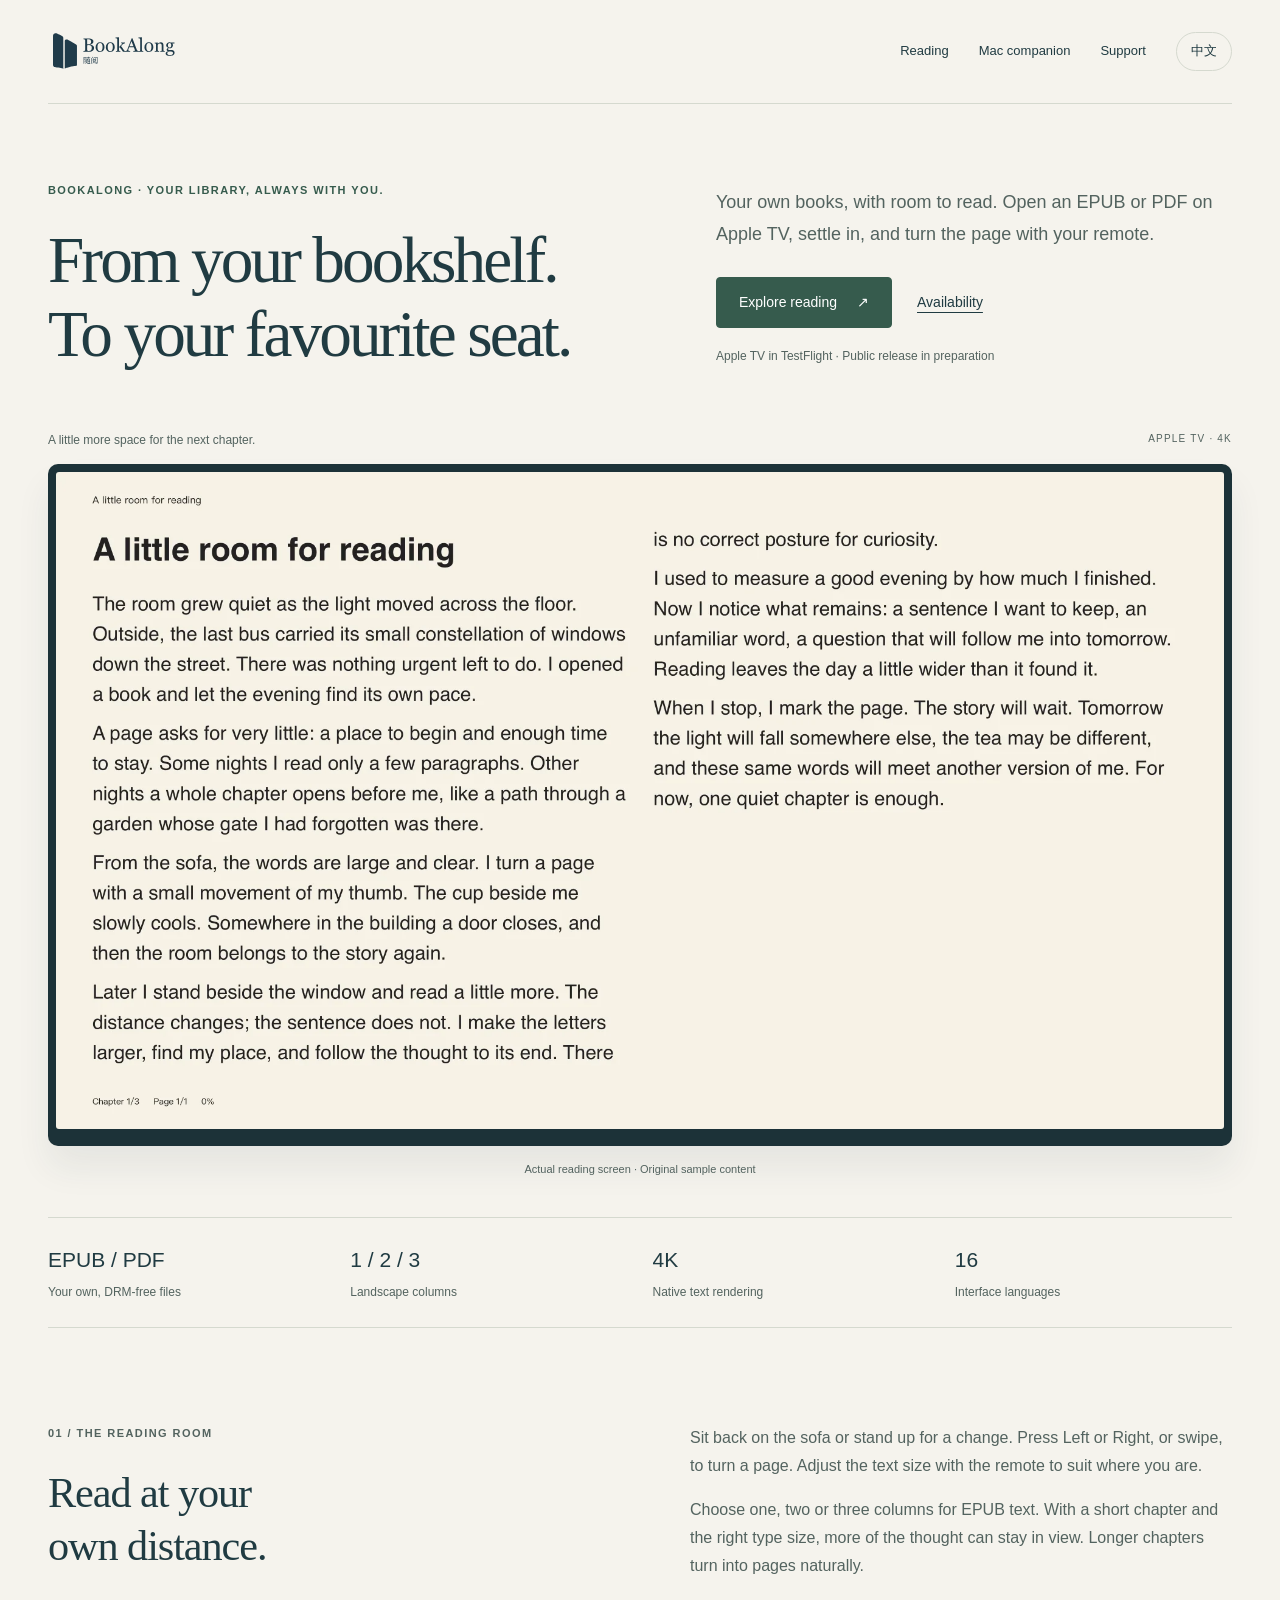
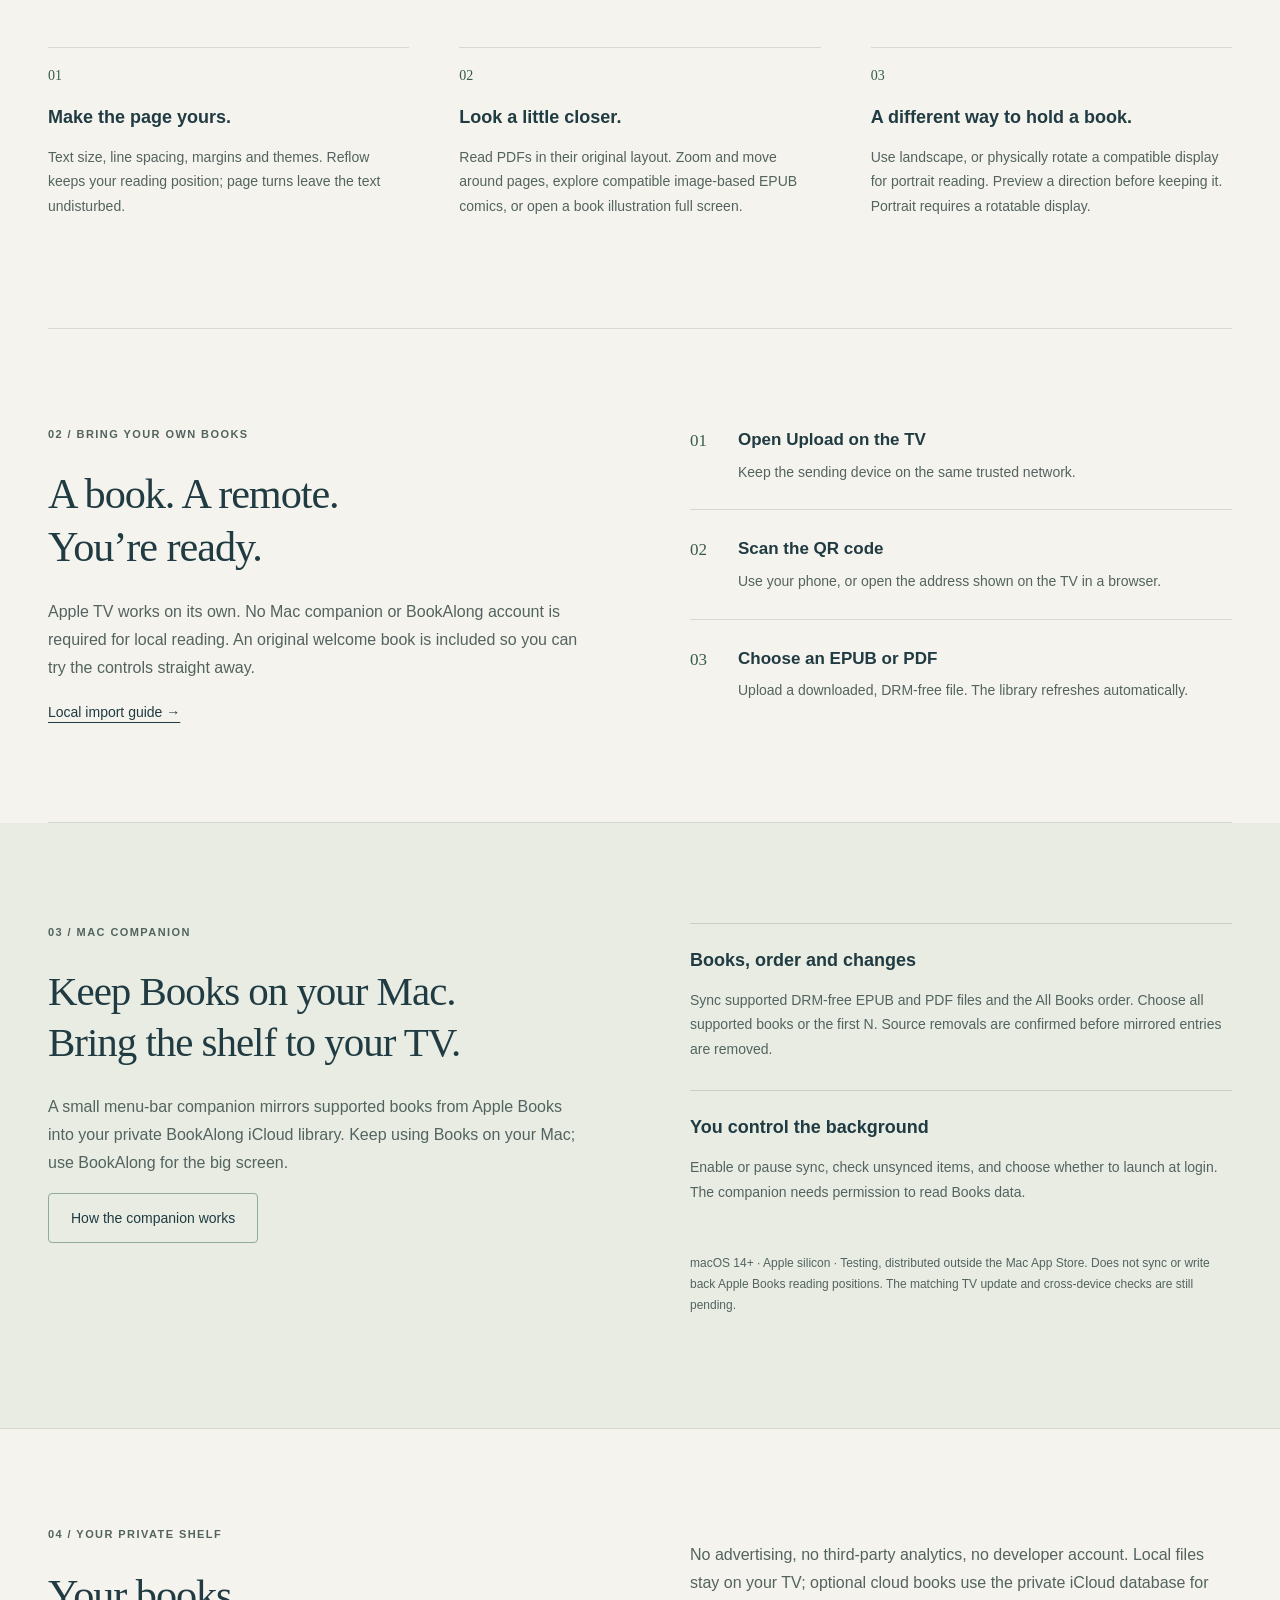
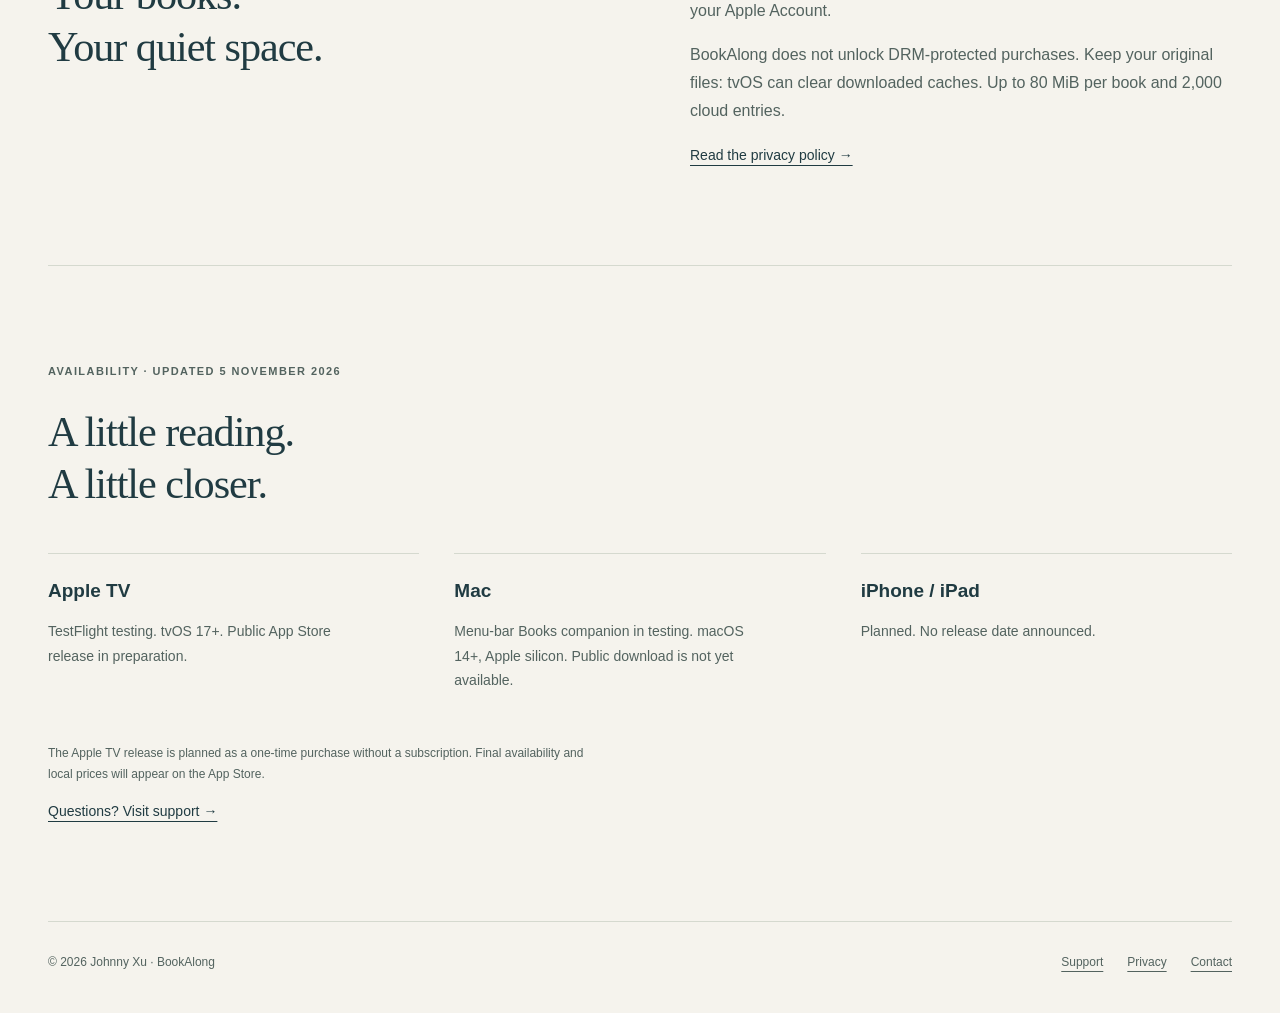
<file: index.html>
<!doctype html>
<html lang="en"><head><meta charset="utf-8"><meta name="viewport" content="width=device-width,initial-scale=1">
<title>BookAlong — Your books, with room to read.</title><meta name="description" content="Read your own EPUB and PDF books on Apple TV. A quiet big-screen reader, with an optional Mac Books companion."><meta name="theme-color" content="#f5f3ed">
<link rel="canonical" href="https://xulq.github.io/tvbooks-site/"><link rel="icon" href="./assets/bookalong-symbol.svg">
<link rel="stylesheet" href="./assets/site.css"><script src="./assets/site.js" defer></script>
<meta property="og:title" content="BookAlong — Your books, with room to read."><meta property="og:description" content="Read your own EPUB and PDF books on Apple TV. A quiet big-screen reader, with an optional Mac Books companion."><meta property="og:type" content="website"><meta property="og:image" content="https://xulq.github.io/tvbooks-site/assets/bookalong-share.png"></head>
<body data-title-en="BookAlong — Your books, with room to read." data-title-zh="BookAlong 随阅 — 从书架，到沙发。"><a class="skip" href="#main"><span data-locale="en" >Skip to content</span><span data-locale="zh" >跳转到正文</span></a>
<header class="header wrap"><a class="brand" href="./"><img src="./assets/bookalong-logo.svg" alt="BookAlong 随阅" width="160" height="47"></a><nav class="nav" aria-label="Main">
<a class="experience-link" href="./#experience"><span data-locale="en" >Reading</span><span data-locale="zh" >阅读体验</span></a><a href="./#mac"><span data-locale="en" >Mac companion</span><span data-locale="zh" >Mac 同步</span></a><a href="./support/"><span data-locale="en" >Support</span><span data-locale="zh" >支持</span></a><button class="language" type="button" data-language-toggle>中文</button></nav></header>
<main id="main"><div class="wrap">
<section class="hero"><div><p class="eyebrow"><span data-locale="en" >BookAlong · Your library, always with you.</span><span data-locale="zh" >BookAlong 随阅 · 你的书库，与你随行。</span></p>
<h1><span data-locale="en" >From your bookshelf.<br>To your favourite seat.</span><span data-locale="zh" >从书架，<br>到沙发。</span></h1></div><div class="hero-copy"><p data-locale="en" class="intro">Your own books, with room to read. Open an EPUB or PDF on Apple TV, settle in, and turn the page with your remote.</p><p data-locale="zh" class="intro">把自己的书，读在更大的屏幕上。<br>在 Apple TV 打开 EPUB 或 PDF，选个舒服的位置，用遥控器慢慢翻页。</p>
<div class="actions"><a class="button" href="#experience"><span data-locale="en" >Explore reading</span><span data-locale="zh" >看看大屏阅读</span> <span aria-hidden="true">↗</span></a><a class="text-link" href="#platforms"><span data-locale="en" >Availability</span><span data-locale="zh" >查看发布进度</span></a></div><p class="fine"><span data-locale="en" >Apple TV in TestFlight · Public release in preparation</span><span data-locale="zh" >Apple TV 正在 TestFlight 测试 · 正式版准备中</span></p></div></section>
<figure class="hero-visual"><div class="image-label"><span data-locale="en" >A little more space for the next chapter.</span><span data-locale="zh" >给下一章，多一点空间。</span><span>APPLE TV · 4K</span></div><div class="reader-frame"><img data-locale="en" src="./assets/bookalong-reader-en.webp" alt="Actual BookAlong two-column reading screen with an original sample chapter" width="1920" height="1080" fetchpriority="high"><img data-locale="zh" src="./assets/bookalong-reader-zh.webp" alt="BookAlong 双栏实际阅读画面，展示原创示例章节" width="1920" height="1080" fetchpriority="high"></div><figcaption><span data-locale="en" >Actual reading screen · Original sample content</span><span data-locale="zh" >实际阅读画面 · 原创示例内容</span></figcaption></figure>
<div class="facts"><div><strong>EPUB / PDF</strong><span data-locale="en" >Your own, DRM-free files</span><span data-locale="zh" >自己的无 DRM 书籍</span></div><div><strong>1 / 2 / 3</strong><span data-locale="en" >Landscape columns</span><span data-locale="zh" >横屏栏数可选</span></div><div><strong>4K</strong><span data-locale="en" >Native text rendering</span><span data-locale="zh" >原生文字渲染</span></div><div><strong>16</strong><span data-locale="en" >Interface languages</span><span data-locale="zh" >种界面语言</span></div></div>
<section class="section" id="experience"><div class="section-head"><div><p class="eyebrow">01 / <span data-locale="en" >The reading room</span><span data-locale="zh" >大屏阅读</span></p><h2><span data-locale="en" >Read at your<br>own distance.</span><span data-locale="zh" >远一点，近一点。<br>都读得自在。</span></h2></div><div><p data-locale="en" >Sit back on the sofa or stand up for a change. Press Left or Right, or swipe, to turn a page. Adjust the text size with the remote to suit where you are.</p><p data-locale="zh" >坐着读，或站起来接着读。轻按左右方向键，或左右滑动，就能翻页。用遥控器调整字号，找到适合观看距离的文字大小。</p><p data-locale="en" >Choose one, two or three columns for EPUB text. With a short chapter and the right type size, more of the thought can stay in view. Longer chapters turn into pages naturally.</p><p data-locale="zh" >EPUB 正文可选一栏、两栏或三栏。长度合适的短章节，用适合的字号可以一屏读完，前后的内容更容易对照；较长章节仍会自然分页。</p></div></div>
<div class="reading-details"><article><span class="number">01</span><h3><span data-locale="en" >Make the page yours.</span><span data-locale="zh" >把页面调成喜欢的样子。</span></h3><p data-locale="en" >Text size, line spacing, margins and themes. Reflow keeps your reading position; page turns leave the text undisturbed.</p><p data-locale="zh" >字号、行距、页边距与主题随你调整。重排保留阅读位置，翻页时不弹出操作提示。</p></article><article><span class="number">02</span><h3><span data-locale="en" >Look a little closer.</span><span data-locale="zh" >图文，都能细看。</span></h3><p data-locale="en" >Read PDFs in their original layout. Zoom and move around pages, explore compatible image-based EPUB comics, or open a book illustration full screen.</p><p data-locale="zh" >PDF 保留原版布局，可缩放和移动；兼容的图片型 EPUB 漫画支持多页阅读，正文插图也能打开全屏细看。</p></article><article><span class="number">03</span><h3><span data-locale="en" >A different way to hold a book.</span><span data-locale="zh" >换个方向，继续读。</span></h3><p data-locale="en" >Use landscape, or physically rotate a compatible display for portrait reading. Preview a direction before keeping it. Portrait requires a rotatable display.</p><p data-locale="zh" >横屏展开阅读，也可物理旋转兼容的显示器，读成一本大号的书。方向切换先预览再确认；竖屏需要可旋转的显示器。</p></article></div></section>
<section class="section split" id="import"><div><p class="eyebrow">02 / <span data-locale="en" >Bring your own books</span><span data-locale="zh" >带上自己的书</span></p><h2><span data-locale="en" >A book. A remote.<br>You’re ready.</span><span data-locale="zh" >一本书，一个遥控器。<br>开始读吧。</span></h2><p data-locale="en" >Apple TV works on its own. No Mac companion or BookAlong account is required for local reading. An original welcome book is included so you can try the controls straight away.</p><p data-locale="zh" >Apple TV 可以独立使用。本地阅读无需 Mac 同步工具，也不必注册随阅账号。内置原创入门书，打开就能试试阅读与遥控器操作。</p><a class="text-link" href="./support/#import"><span data-locale="en" >Local import guide →</span><span data-locale="zh" >查看本地导入说明 →</span></a></div><ol class="steps"><li><strong><span data-locale="en" >Open Upload on the TV</span><span data-locale="zh" >在电视上打开「上传」</span></strong><p data-locale="en" >Keep the sending device on the same trusted network.</p><p data-locale="zh" >让手机或电脑与电视连接同一可信网络。</p></li><li><strong><span data-locale="en" >Scan the QR code</span><span data-locale="zh" >扫码或打开电视网址</span></strong><p data-locale="en" >Use your phone, or open the address shown on the TV in a browser.</p><p data-locale="zh" >用手机扫描二维码，或在浏览器输入电视上显示的地址。</p></li><li><strong><span data-locale="en" >Choose an EPUB or PDF</span><span data-locale="zh" >选择 EPUB 或 PDF</span></strong><p data-locale="en" >Upload a downloaded, DRM-free file. The library refreshes automatically.</p><p data-locale="zh" >上传已下载、无 DRM 的文件，电视书库会自动刷新。</p></li></ol></section>
</div><section class="mac-band" id="mac"><div class="wrap split"><div><p class="eyebrow">03 / <span data-locale="en" >Mac companion</span><span data-locale="zh" >Mac 后台同步</span></p><h2><span data-locale="en" >Keep Books on your Mac.<br>Bring the shelf to your TV.</span><span data-locale="zh" >Books 留在 Mac。<br>书架，来到电视。</span></h2><p data-locale="en" >A small menu-bar companion mirrors supported books from Apple Books into your private BookAlong iCloud library. Keep using Books on your Mac; use BookAlong for the big screen.</p><p data-locale="zh" >一个轻巧的菜单栏工具，把 Apple Books 中支持的书籍同步到随阅私有 iCloud 书库。Mac 上继续使用 Books，大屏上交给随阅。</p><a class="button secondary" href="./support/#mac"><span data-locale="en" >How the companion works</span><span data-locale="zh" >了解同步与权限</span></a></div><div class="mac-notes"><div><h3><span data-locale="en" >Books, order and changes</span><span data-locale="zh" >书籍、顺序与变化</span></h3><p data-locale="en" >Sync supported DRM-free EPUB and PDF files and the All Books order. Choose all supported books or the first N. Source removals are confirmed before mirrored entries are removed.</p><p data-locale="zh" >同步无 DRM EPUB、PDF 与「全部书籍」顺序，可选择全部或前 N 本。来源移除经过确认后，才移除对应的镜像书目。</p></div><div><h3><span data-locale="en" >You control the background</span><span data-locale="zh" >后台运行，由你掌握</span></h3><p data-locale="en" >Enable or pause sync, check unsynced items, and choose whether to launch at login. The companion needs permission to read Books data.</p><p data-locale="zh" >自主开启、暂停同步，查看未同步项，并选择是否登录时启动。工具需要你授权读取 Books 数据。</p></div><p class="fine"><span data-locale="en" >macOS 14+ · Apple silicon · Testing, distributed outside the Mac App Store. Does not sync or write back Apple Books reading positions. The matching TV update and cross-device checks are still pending.</span><span data-locale="zh" >macOS 14 起 · Apple 芯片 · 测试中，采用 Mac App Store 外分发。不同步或写回 Apple Books 阅读进度。配套电视更新与跨设备验证仍待完成。</span></p></div></div></section>
<div class="wrap"><section class="section split" id="privacy"><div><p class="eyebrow">04 / <span data-locale="en" >Your private shelf</span><span data-locale="zh" >自己的私人书库</span></p><h2><span data-locale="en" >Your books.<br>Your quiet space.</span><span data-locale="zh" >自己的书。<br>安静地读。</span></h2></div><div><p data-locale="en" >No advertising, no third-party analytics, no developer account. Local files stay on your TV; optional cloud books use the private iCloud database for your Apple Account.</p><p data-locale="zh" >没有广告、第三方分析或开发者账号。本地书籍保存在电视上；可选云书库使用你 Apple 账户对应的 iCloud 私有数据库。</p><p data-locale="en" >BookAlong does not unlock DRM-protected purchases. Keep your original files: tvOS can clear downloaded caches. Up to 80 MiB per book and 2,000 cloud entries.</p><p data-locale="zh" >随阅不解锁 DRM 购书。请保留原文件：tvOS 可能清理已下载的缓存。单本上限 80 MiB，云书目上限 2,000 本。</p><a class="text-link" href="./privacy/"><span data-locale="en" >Read the privacy policy →</span><span data-locale="zh" >阅读隐私政策 →</span></a></div></section>
<section class="section availability" id="platforms"><p class="eyebrow"><span data-locale="en" >Availability · Updated 5 November 2026</span><span data-locale="zh" >发布进度 · 2026 年 11 月 5 日更新</span></p><h2><span data-locale="en" >A little reading.<br>A little closer.</span><span data-locale="zh" >下一页，<br>离你更近。</span></h2><dl class="platform-list"><div><dt>Apple TV</dt><dd><span data-locale="en" >TestFlight testing. tvOS 17+. Public App Store release in preparation.</span><span data-locale="zh" >TestFlight 测试中。支持 tvOS 17 起，正在准备 App Store 正式版。</span></dd></div><div><dt>Mac</dt><dd><span data-locale="en" >Menu-bar Books companion in testing. macOS 14+, Apple silicon. Public download is not yet available.</span><span data-locale="zh" >Books 菜单栏同步工具测试中。macOS 14 起、Apple 芯片。尚未提供公开下载。</span></dd></div><div><dt>iPhone / iPad</dt><dd><span data-locale="en" >Planned. No release date announced.</span><span data-locale="zh" >规划中，尚未公布发布日期。</span></dd></div></dl><p class="fine"><span data-locale="en" >The Apple TV release is planned as a one-time purchase without a subscription. Final availability and local prices will appear on the App Store.</span><span data-locale="zh" >Apple TV 正式版计划一次买断，无订阅。最终销售范围与当地价格以上架后的 App Store 为准。</span></p><a class="text-link" href="./support/"><span data-locale="en" >Questions? Visit support →</span><span data-locale="zh" >使用说明与常见问题 →</span></a></section></div></main>
<footer class="footer wrap"><div>© 2026 Johnny Xu · BookAlong</div><nav><a href="./support/"><span data-locale="en" >Support</span><span data-locale="zh" >使用支持</span></a><a href="./privacy/"><span data-locale="en" >Privacy</span><span data-locale="zh" >隐私政策</span></a><a href="mailto:xiaoqiang.xlq@gmail.com"><span data-locale="en" >Contact</span><span data-locale="zh" >联系我们</span></a></nav></footer></body></html>
</file>
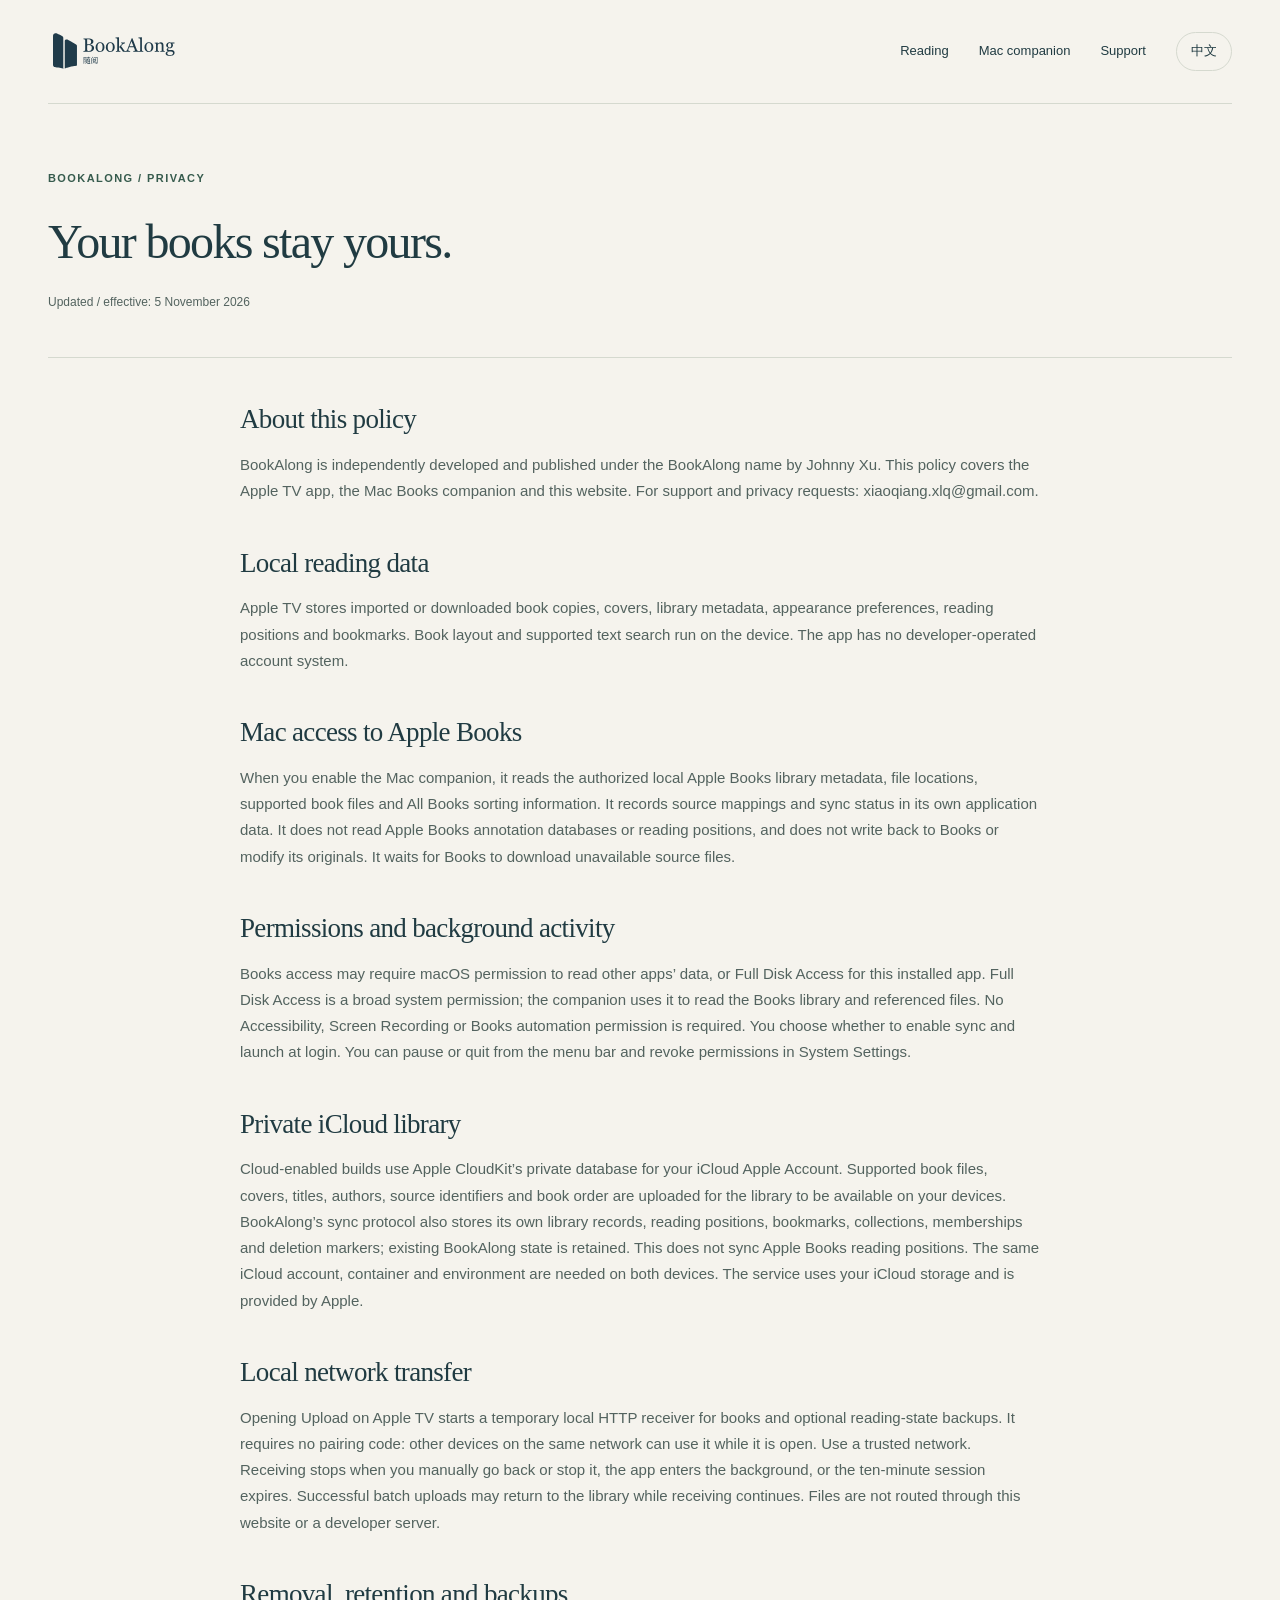
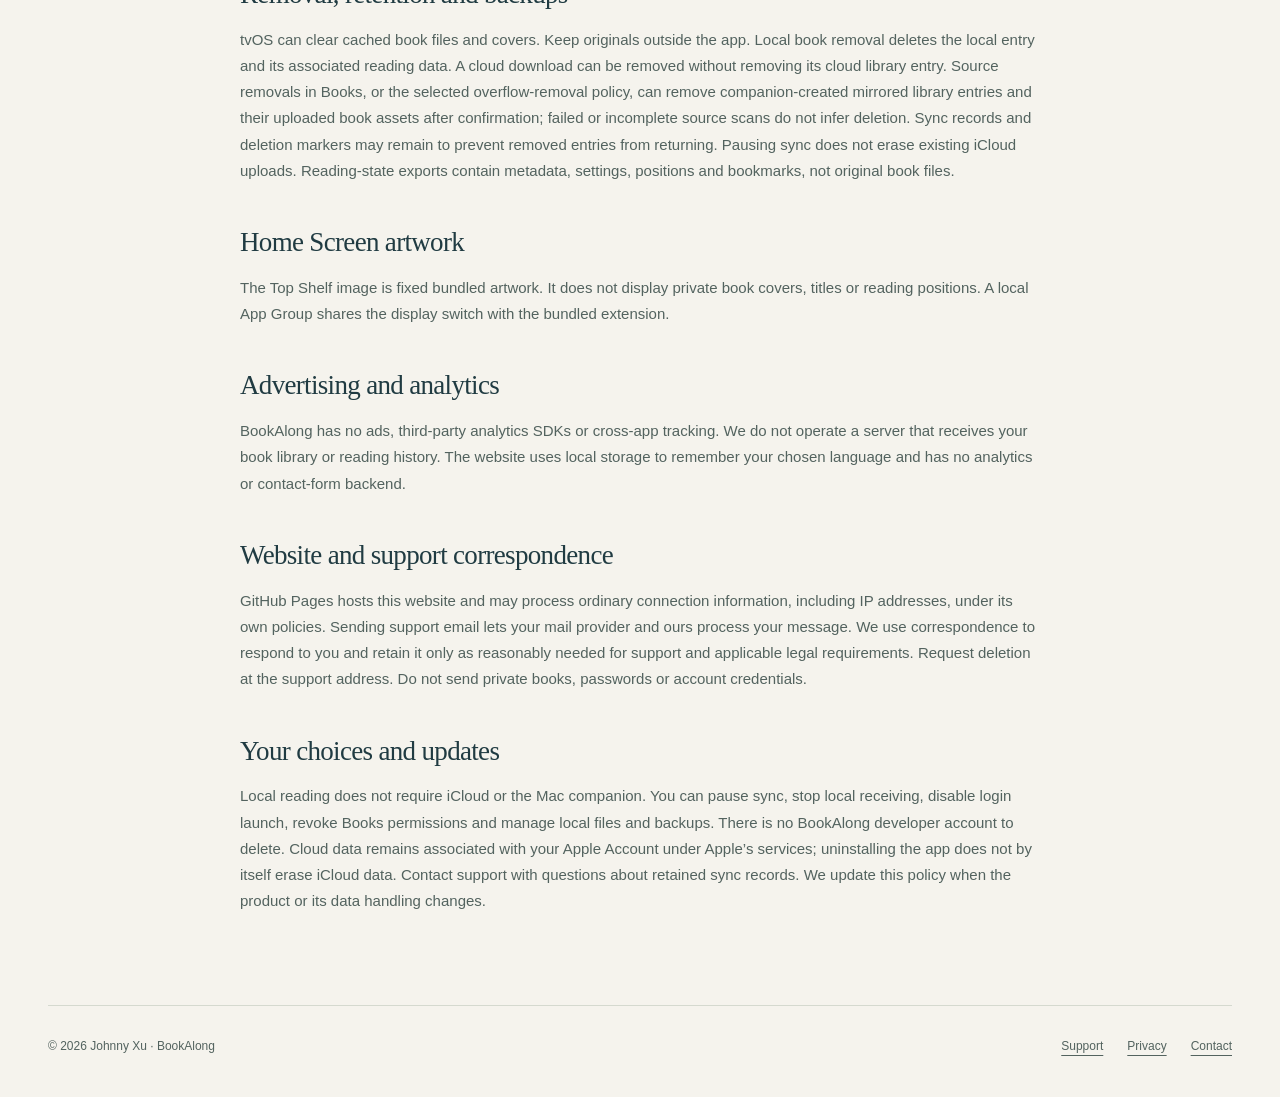
<file: privacy/index.html>
<!doctype html>
<html lang="en"><head><meta charset="utf-8"><meta name="viewport" content="width=device-width,initial-scale=1">
<title>BookAlong Privacy Policy</title><meta name="description" content="How BookAlong handles local books, Apple Books access, private iCloud sync and support requests."><meta name="theme-color" content="#f5f3ed">
<link rel="canonical" href="https://xulq.github.io/tvbooks-site/privacy/"><link rel="icon" href="../assets/bookalong-symbol.svg">
<link rel="stylesheet" href="../assets/site.css"><script src="../assets/site.js" defer></script>
<meta property="og:title" content="BookAlong Privacy Policy"><meta property="og:description" content="How BookAlong handles local books, Apple Books access, private iCloud sync and support requests."><meta property="og:type" content="website"><meta property="og:image" content="https://xulq.github.io/tvbooks-site/assets/bookalong-share.png"></head>
<body data-title-en="BookAlong Privacy Policy" data-title-zh="随阅 隐私政策"><a class="skip" href="#main"><span data-locale="en" >Skip to content</span><span data-locale="zh" >跳转到正文</span></a>
<header class="header wrap"><a class="brand" href="../"><img src="../assets/bookalong-logo.svg" alt="BookAlong 随阅" width="160" height="47"></a><nav class="nav" aria-label="Main">
<a class="experience-link" href="../#experience"><span data-locale="en" >Reading</span><span data-locale="zh" >阅读体验</span></a><a href="../#mac"><span data-locale="en" >Mac companion</span><span data-locale="zh" >Mac 同步</span></a><a href="../support/"><span data-locale="en" >Support</span><span data-locale="zh" >支持</span></a><button class="language" type="button" data-language-toggle>中文</button></nav></header>
<main id="main" class="wrap"><div class="page-title"><p class="eyebrow">BookAlong / <span data-locale="en" >Privacy</span><span data-locale="zh" >隐私政策</span></p><h1><span data-locale="en" >Your books stay yours.</span><span data-locale="zh" >你的书，留在自己的阅读空间。</span></h1><p class="fine"><span data-locale="en" >Updated / effective: 5 November 2026</span><span data-locale="zh" >更新／生效日期：2026 年 11 月 5 日</span></p></div><article class="document"><h2><span data-locale="en" >About this policy</span><span data-locale="zh" >关于本政策</span></h2><p data-locale="en" >BookAlong is independently developed and published under the BookAlong name by Johnny Xu. This policy covers the Apple TV app, the Mac Books companion and this website. For support and privacy requests: xiaoqiang.xlq@gmail.com.</p><p data-locale="zh" >BookAlong（随阅）是 Johnny Xu 独立开发的产品。本政策适用于 Apple TV 应用、Mac Books 同步工具及本网站。支持与隐私联系：xiaoqiang.xlq@gmail.com。</p><h2><span data-locale="en" >Local reading data</span><span data-locale="zh" >本地阅读数据</span></h2><p data-locale="en" >Apple TV stores imported or downloaded book copies, covers, library metadata, appearance preferences, reading positions and bookmarks. Book layout and supported text search run on the device. The app has no developer-operated account system.</p><p data-locale="zh" >Apple TV 保存导入或下载的原书副本、封面、书目、外观偏好、阅读位置与书签。排版及支持的文字搜索在设备上完成。应用没有开发者运营的账号系统。</p><h2><span data-locale="en" >Mac access to Apple Books</span><span data-locale="zh" >Mac 读取 Apple Books</span></h2><p data-locale="en" >When you enable the Mac companion, it reads the authorized local Apple Books library metadata, file locations, supported book files and All Books sorting information. It records source mappings and sync status in its own application data. It does not read Apple Books annotation databases or reading positions, and does not write back to Books or modify its originals. It waits for Books to download unavailable source files.</p><p data-locale="zh" >开启 Mac 同步工具后，它会读取你授权的本机 Apple Books 书目、文件位置、支持的原书文件及「全部书籍」排序信息，在自己的应用数据中保存来源映射与同步状态。它不读取 Books 批注数据库或阅读位置，不回写 Books，也不修改来源原书。来源尚未下载时会等待 Books 下载。</p><h2><span data-locale="en" >Permissions and background activity</span><span data-locale="zh" >权限与后台运行</span></h2><p data-locale="en" >Books access may require macOS permission to read other apps’ data, or Full Disk Access for this installed app. Full Disk Access is a broad system permission; the companion uses it to read the Books library and referenced files. No Accessibility, Screen Recording or Books automation permission is required. You choose whether to enable sync and launch at login. You can pause or quit from the menu bar and revoke permissions in System Settings.</p><p data-locale="zh" >读取 Books 可能需要 macOS 的其他应用数据访问授权，或为这个已安装的应用开启完全磁盘访问权限。完全磁盘访问是系统较广权限；工具实际用于读取 Books 书库及其引用的文件。不需要辅助功能、屏幕录制或自动化控制 Books 的权限。同步及登录时启动由你主动开启，可从菜单栏暂停或退出，也可在系统设置撤销权限。</p><h2><span data-locale="en" >Private iCloud library</span><span data-locale="zh" >私有 iCloud 书库</span></h2><p data-locale="en" >Cloud-enabled builds use Apple CloudKit’s private database for your iCloud Apple Account. Supported book files, covers, titles, authors, source identifiers and book order are uploaded for the library to be available on your devices. BookAlong’s sync protocol also stores its own library records, reading positions, bookmarks, collections, memberships and deletion markers; existing BookAlong state is retained. This does not sync Apple Books reading positions. The same iCloud account, container and environment are needed on both devices. The service uses your iCloud storage and is provided by Apple.</p><p data-locale="zh" >启用云功能的构建使用你 iCloud Apple 账户对应的 Apple CloudKit 私有数据库。支持的原书、封面、书名、作者、来源标识与书籍顺序会上传，供自己的其他设备使用。随阅同步协议也保存自身的书目、阅读位置、书签、集合、成员关系与删除标记；已有随阅状态予以保留。这不包含 Apple Books 阅读位置同步。两端需使用同一 iCloud 账号、容器与环境。该服务由 Apple 提供，并使用你的 iCloud 存储空间。</p><h2><span data-locale="en" >Local network transfer</span><span data-locale="zh" >局域网文件传输</span></h2><p data-locale="en" >Opening Upload on Apple TV starts a temporary local HTTP receiver for books and optional reading-state backups. It requires no pairing code: other devices on the same network can use it while it is open. Use a trusted network. Receiving stops when you manually go back or stop it, the app enters the background, or the ten-minute session expires. Successful batch uploads may return to the library while receiving continues. Files are not routed through this website or a developer server.</p><p data-locale="zh" >在 Apple TV 打开「上传」会启动临时本地 HTTP 接收器，用于书籍及可选阅读状态备份。无需配对码，开启时同一网络的其他设备可以使用，请仅在可信网络使用。手动返回或停止、应用进入后台，或十分钟会话到期会关闭接收。批量上传成功自动回到书库时，接收仍可能继续。文件不经本网站或开发者服务器中转。</p><h2><span data-locale="en" >Removal, retention and backups</span><span data-locale="zh" >移除、保留与备份</span></h2><p data-locale="en" >tvOS can clear cached book files and covers. Keep originals outside the app. Local book removal deletes the local entry and its associated reading data. A cloud download can be removed without removing its cloud library entry. Source removals in Books, or the selected overflow-removal policy, can remove companion-created mirrored library entries and their uploaded book assets after confirmation; failed or incomplete source scans do not infer deletion. Sync records and deletion markers may remain to prevent removed entries from returning. Pausing sync does not erase existing iCloud uploads. Reading-state exports contain metadata, settings, positions and bookmarks, not original book files.</p><p data-locale="zh" >tvOS 可能清理原书与封面缓存，请在应用外保留原文件。移除本地书籍会删除本地书目及相关阅读状态。云书籍可仅移除下载，保留云书目。从 Books 移除来源，或选择超范围移除策略后，可能在确认后移除工具创建的镜像书目及上传的原书资产；扫描失败或不完整时不推断删除。同步记录和删除标记可能继续保留，以防已删除书目重新出现。暂停同步不会擦除既有 iCloud 上传。阅读状态导出包含书目、设置、位置与书签，不含原书。</p><h2><span data-locale="en" >Home Screen artwork</span><span data-locale="zh" >主屏幕书架</span></h2><p data-locale="en" >The Top Shelf image is fixed bundled artwork. It does not display private book covers, titles or reading positions. A local App Group shares the display switch with the bundled extension.</p><p data-locale="zh" >Top Shelf 书架为内置固定图片，不显示私人封面、书名或阅读位置。本地 App Group 仅向自身扩展共享显示开关。</p><h2><span data-locale="en" >Advertising and analytics</span><span data-locale="zh" >广告与分析</span></h2><p data-locale="en" >BookAlong has no ads, third-party analytics SDKs or cross-app tracking. We do not operate a server that receives your book library or reading history. The website uses local storage to remember your chosen language and has no analytics or contact-form backend.</p><p data-locale="zh" >随阅没有广告、第三方分析 SDK 或跨应用追踪。我们不运营接收你书库或阅读历史的服务器。本网站使用浏览器本地存储记住语言选择，没有分析脚本或联系表单后台。</p><h2><span data-locale="en" >Website and support correspondence</span><span data-locale="zh" >网站与支持邮件</span></h2><p data-locale="en" >GitHub Pages hosts this website and may process ordinary connection information, including IP addresses, under its own policies. Sending support email lets your mail provider and ours process your message. We use correspondence to respond to you and retain it only as reasonably needed for support and applicable legal requirements. Request deletion at the support address. Do not send private books, passwords or account credentials.</p><p data-locale="zh" >本网站由 GitHub Pages 托管，托管方可能按其政策处理 IP 地址等普通连接信息。发送支持邮件时，双方邮箱服务商会处理邮件。我们仅用来回复并在合理必要的支持期间及适用法律要求下保留。可通过支持邮箱请求删除。请勿发送私人书籍、密码或账号凭据。</p><h2><span data-locale="en" >Your choices and updates</span><span data-locale="zh" >你的选择与政策更新</span></h2><p data-locale="en" >Local reading does not require iCloud or the Mac companion. You can pause sync, stop local receiving, disable login launch, revoke Books permissions and manage local files and backups. There is no BookAlong developer account to delete. Cloud data remains associated with your Apple Account under Apple’s services; uninstalling the app does not by itself erase iCloud data. Contact support with questions about retained sync records. We update this policy when the product or its data handling changes.</p><p data-locale="zh" >本地阅读无需 iCloud 或 Mac 工具。你可暂停同步、停止本地接收、关闭登录启动、撤销 Books 权限，以及管理本地文件与备份。没有需要注销的随阅开发者账号。云数据仍关联 Apple 服务下的你的 Apple 账户，卸载应用本身不等于擦除 iCloud 数据。对保留同步记录有疑问可联系支持。产品或数据处理变化时会更新本政策。</p></article></main>
<footer class="footer wrap"><div>© 2026 Johnny Xu · BookAlong</div><nav><a href="../support/"><span data-locale="en" >Support</span><span data-locale="zh" >使用支持</span></a><a href="../privacy/"><span data-locale="en" >Privacy</span><span data-locale="zh" >隐私政策</span></a><a href="mailto:xiaoqiang.xlq@gmail.com"><span data-locale="en" >Contact</span><span data-locale="zh" >联系我们</span></a></nav></footer></body></html>
</file>
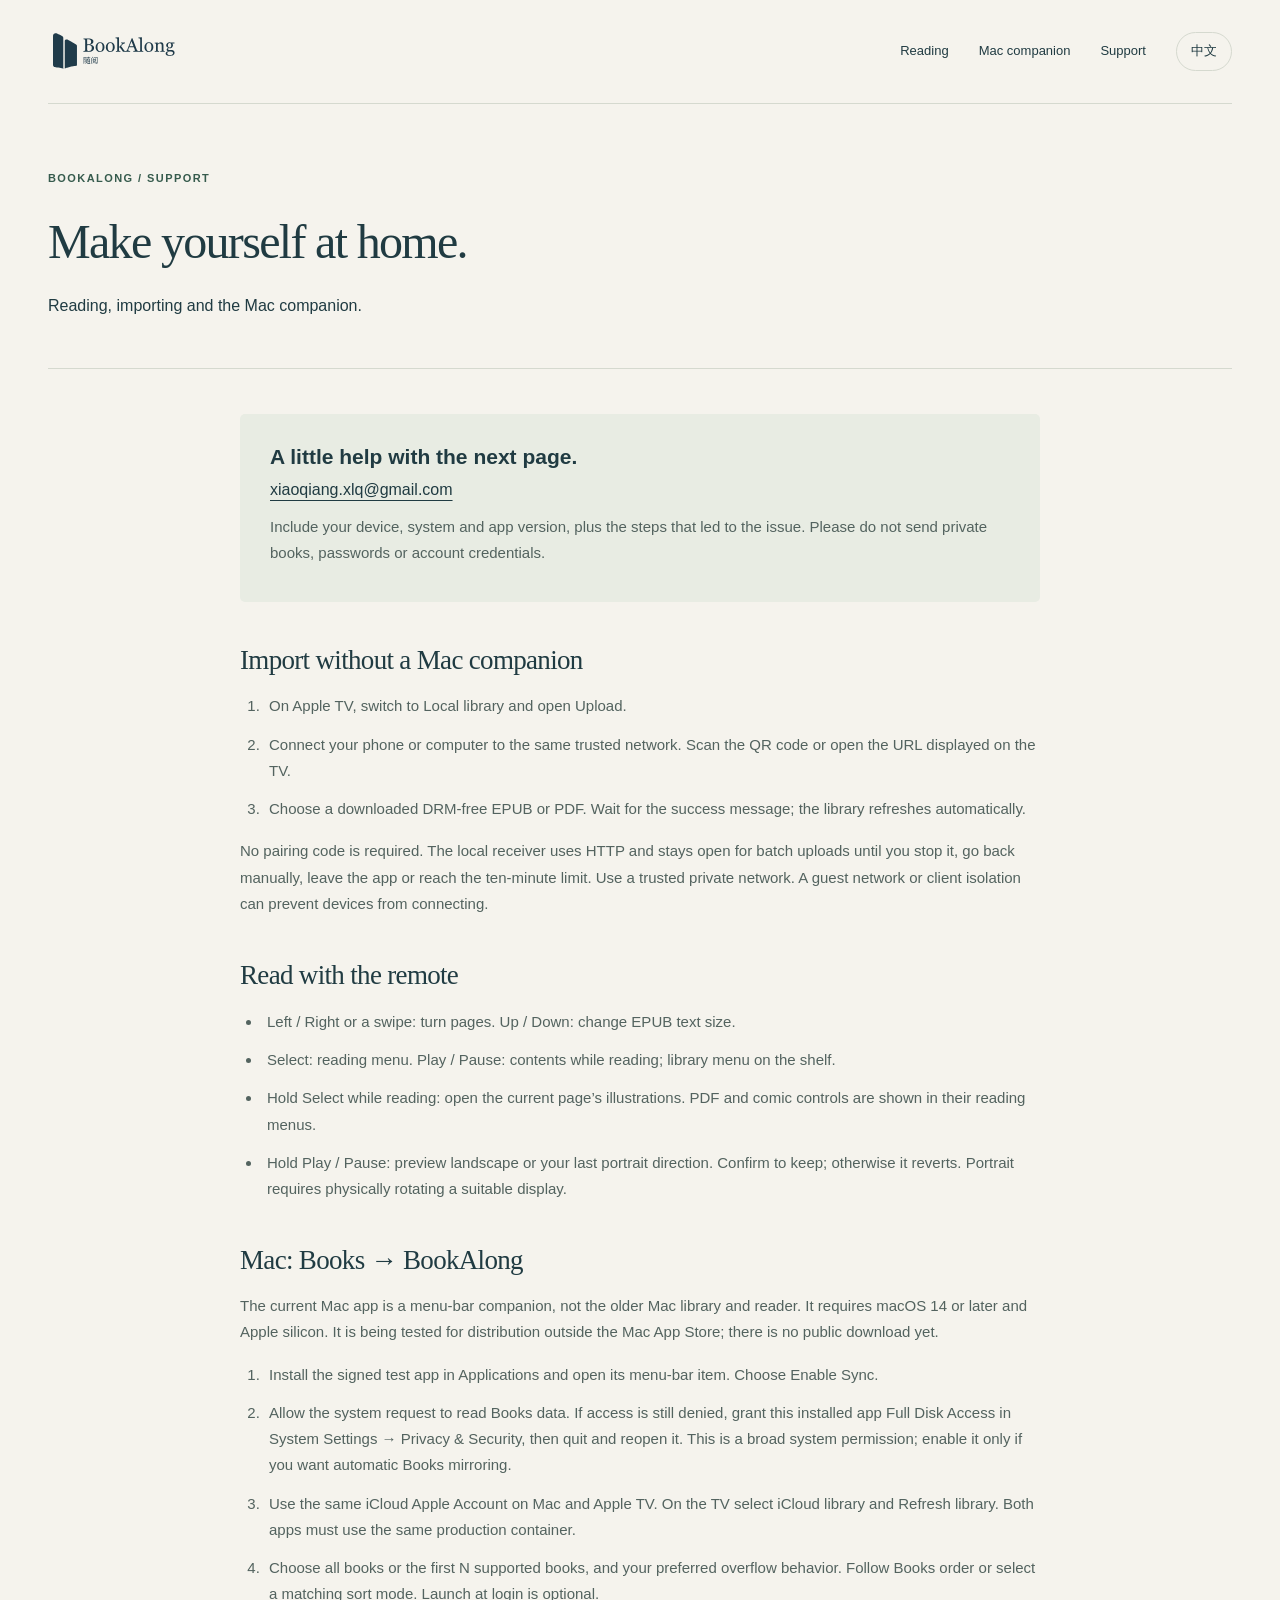
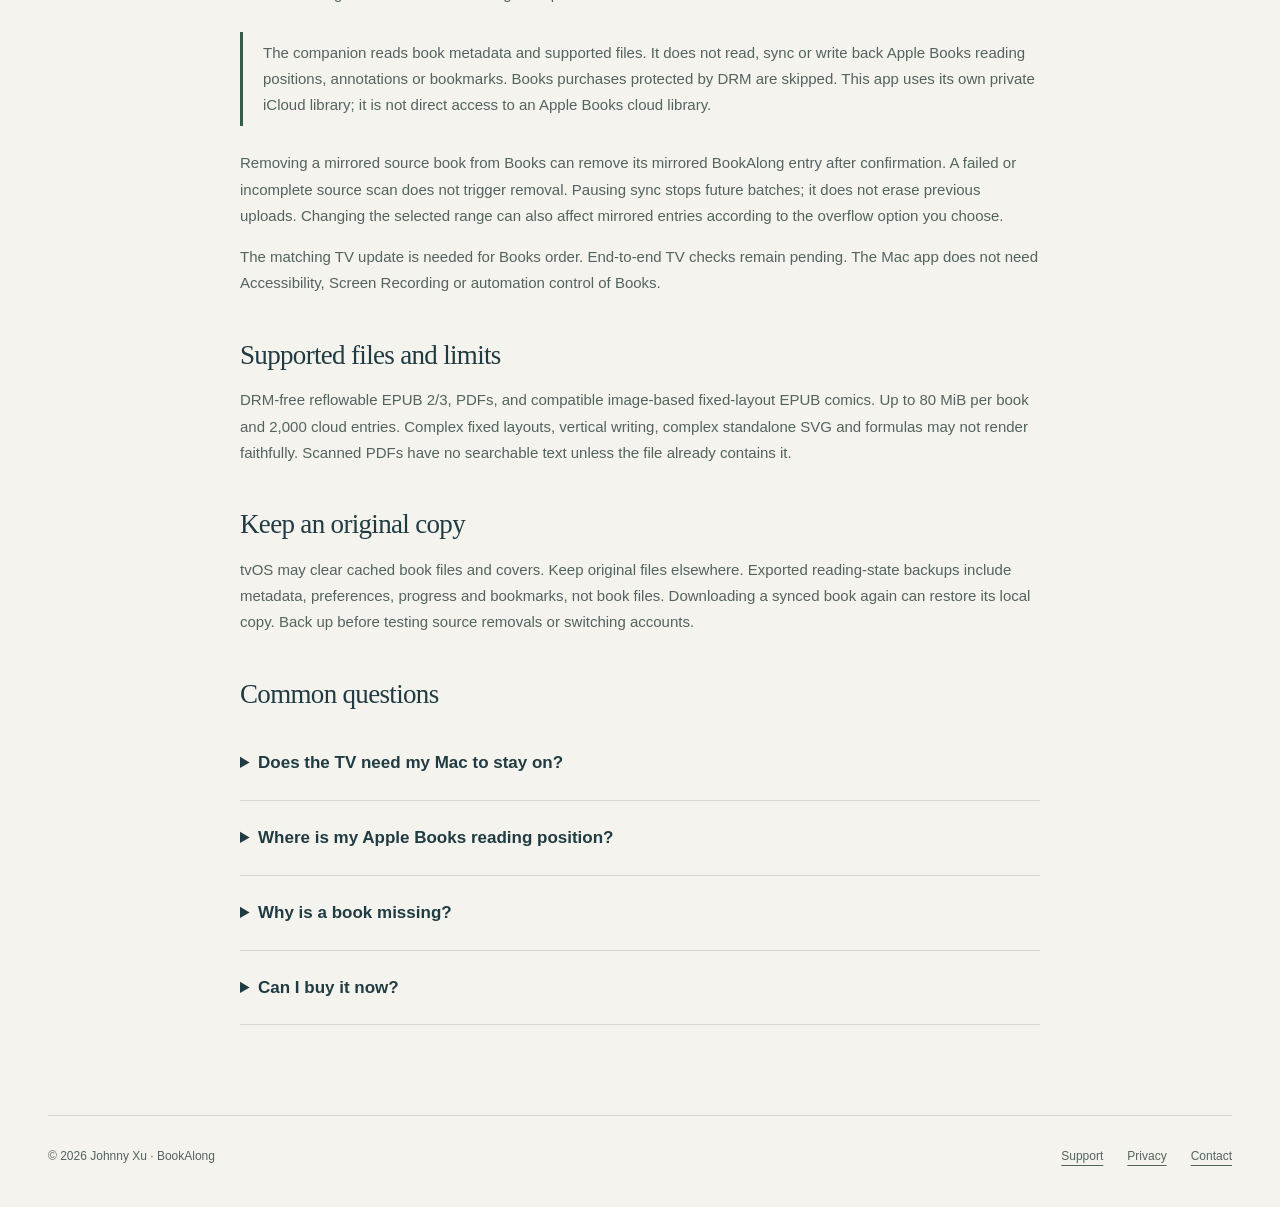
<file: support/index.html>
<!doctype html>
<html lang="en"><head><meta charset="utf-8"><meta name="viewport" content="width=device-width,initial-scale=1">
<title>BookAlong Support</title><meta name="description" content="Help with Apple TV reading, EPUB and PDF import, and the Mac Books sync companion."><meta name="theme-color" content="#f5f3ed">
<link rel="canonical" href="https://xulq.github.io/tvbooks-site/support/"><link rel="icon" href="../assets/bookalong-symbol.svg">
<link rel="stylesheet" href="../assets/site.css"><script src="../assets/site.js" defer></script>
<meta property="og:title" content="BookAlong Support"><meta property="og:description" content="Help with Apple TV reading, EPUB and PDF import, and the Mac Books sync companion."><meta property="og:type" content="website"><meta property="og:image" content="https://xulq.github.io/tvbooks-site/assets/bookalong-share.png"></head>
<body data-title-en="BookAlong Support" data-title-zh="随阅 使用支持"><a class="skip" href="#main"><span data-locale="en" >Skip to content</span><span data-locale="zh" >跳转到正文</span></a>
<header class="header wrap"><a class="brand" href="../"><img src="../assets/bookalong-logo.svg" alt="BookAlong 随阅" width="160" height="47"></a><nav class="nav" aria-label="Main">
<a class="experience-link" href="../#experience"><span data-locale="en" >Reading</span><span data-locale="zh" >阅读体验</span></a><a href="../#mac"><span data-locale="en" >Mac companion</span><span data-locale="zh" >Mac 同步</span></a><a href="../support/"><span data-locale="en" >Support</span><span data-locale="zh" >支持</span></a><button class="language" type="button" data-language-toggle>中文</button></nav></header>
<main id="main" class="wrap"><div class="page-title"><p class="eyebrow">BookAlong / <span data-locale="en" >Support</span><span data-locale="zh" >使用支持</span></p><h1><span data-locale="en" >Make yourself at home.</span><span data-locale="zh" >把这里，读成自己的书房。</span></h1><p data-locale="en" >Reading, importing and the Mac companion.</p><p data-locale="zh" >阅读、本地导入与 Mac 同步工具。</p></div><article class="document"><div class="contact-box"><strong><span data-locale="en" >A little help with the next page.</span><span data-locale="zh" >遇到问题，写信给我们。</span></strong><a href="mailto:xiaoqiang.xlq@gmail.com">xiaoqiang.xlq@gmail.com</a><p data-locale="en" >Include your device, system and app version, plus the steps that led to the issue. Please do not send private books, passwords or account credentials.</p><p data-locale="zh" >请附上设备、系统和应用版本，以及复现步骤。不要发送私人书籍、密码或账号凭据。</p></div>
<h2 id="import"><span data-locale="en" >Import without a Mac companion</span><span data-locale="zh" >无需 Mac 工具，本地导入</span></h2><ol><li><span data-locale="en" >On Apple TV, switch to Local library and open Upload.</span><span data-locale="zh" >在 Apple TV 切到「本地书库」，打开「上传」。</span></li><li><span data-locale="en" >Connect your phone or computer to the same trusted network. Scan the QR code or open the URL displayed on the TV.</span><span data-locale="zh" >手机或电脑连接同一可信网络，扫描电视二维码或打开电视显示的网址。</span></li><li><span data-locale="en" >Choose a downloaded DRM-free EPUB or PDF. Wait for the success message; the library refreshes automatically.</span><span data-locale="zh" >选择已下载、无 DRM 的 EPUB 或 PDF；上传成功后书库自动刷新。</span></li></ol><p data-locale="en" >No pairing code is required. The local receiver uses HTTP and stays open for batch uploads until you stop it, go back manually, leave the app or reach the ten-minute limit. Use a trusted private network. A guest network or client isolation can prevent devices from connecting.</p><p data-locale="zh" >无需配对码。局域网接收使用 HTTP；批量上传期间持续开启，直到手动停止或返回、应用退到后台，或十分钟会话到期。请使用可信私人网络。访客网络或设备隔离可能阻止连接。</p>
<h2 id="remote"><span data-locale="en" >Read with the remote</span><span data-locale="zh" >用遥控器阅读</span></h2><ul><li><span data-locale="en" >Left / Right or a swipe: turn pages. Up / Down: change EPUB text size.</span><span data-locale="zh" >左右方向键或左右滑动：翻页。上下方向键：调整 EPUB 字号。</span></li><li><span data-locale="en" >Select: reading menu. Play / Pause: contents while reading; library menu on the shelf.</span><span data-locale="zh" >中心键：阅读菜单。播放／暂停：阅读时打开目录，书库中打开书库菜单。</span></li><li><span data-locale="en" >Hold Select while reading: open the current page’s illustrations. PDF and comic controls are shown in their reading menus.</span><span data-locale="zh" >阅读时长按中心键：查看本页图片。PDF 和漫画的操作见各自阅读菜单。</span></li><li><span data-locale="en" >Hold Play / Pause: preview landscape or your last portrait direction. Confirm to keep; otherwise it reverts. Portrait requires physically rotating a suitable display.</span><span data-locale="zh" >长按播放／暂停：预览横屏与上次竖屏方向，确认后保留，否则自动恢复。竖屏需物理旋转兼容显示器。</span></li></ul>
<h2 id="mac"><span data-locale="en" >Mac: Books → BookAlong</span><span data-locale="zh" >Mac：Books → 随阅</span></h2><p data-locale="en" >The current Mac app is a menu-bar companion, not the older Mac library and reader. It requires macOS 14 or later and Apple silicon. It is being tested for distribution outside the Mac App Store; there is no public download yet.</p><p data-locale="zh" >当前 Mac 应用是菜单栏后台同步工具，已替代旧版 Mac 书库与阅读器。要求 macOS 14 起及 Apple 芯片，正在测试 Mac App Store 外分发，尚无公开下载。</p><ol><li><span data-locale="en" >Install the signed test app in Applications and open its menu-bar item. Choose Enable Sync.</span><span data-locale="zh" >将签名测试版放入「应用程序」，打开菜单栏入口，选择「开启同步」。</span></li><li><span data-locale="en" >Allow the system request to read Books data. If access is still denied, grant this installed app Full Disk Access in System Settings → Privacy & Security, then quit and reopen it. This is a broad system permission; enable it only if you want automatic Books mirroring.</span><span data-locale="zh" >允许系统读取 Books 数据的提示。若仍无法读取，在「系统设置 → 隐私与安全性 → 完全磁盘访问权限」中授权这个已安装的应用，然后退出重开。这是系统提供的较广权限，仅在希望自动同步 Books 时启用。</span></li><li><span data-locale="en" >Use the same iCloud Apple Account on Mac and Apple TV. On the TV select iCloud library and Refresh library. Both apps must use the same production container.</span><span data-locale="zh" >Mac 与 Apple TV 使用同一 iCloud Apple 账户。电视端选择「iCloud 书库」并刷新；两端需使用同一生产容器。</span></li><li><span data-locale="en" >Choose all books or the first N supported books, and your preferred overflow behavior. Follow Books order or select a matching sort mode. Launch at login is optional.</span><span data-locale="zh" >选择全部或前 N 本支持的书籍，设置超出范围时的处理方式；排序可跟随 Books，或选择与 Books 相同的模式。登录时启动由你选择。</span></li></ol><p class="notice"><span data-locale="en" >The companion reads book metadata and supported files. It does not read, sync or write back Apple Books reading positions, annotations or bookmarks. Books purchases protected by DRM are skipped. This app uses its own private iCloud library; it is not direct access to an Apple Books cloud library.</span><span data-locale="zh" >工具读取书目与支持的原书，不读取、同步或写回 Apple Books 阅读进度、批注和书签。DRM 购书会跳过。随阅使用独立私有 iCloud 书库，不是直接访问 Apple Books 云书库。</span></p><p data-locale="en" >Removing a mirrored source book from Books can remove its mirrored BookAlong entry after confirmation. A failed or incomplete source scan does not trigger removal. Pausing sync stops future batches; it does not erase previous uploads. Changing the selected range can also affect mirrored entries according to the overflow option you choose.</p><p data-locale="zh" >从 Books 书库移除来源书籍，确认后会移除对应的随阅镜像书目；扫描失败或不完整时不推断删除。暂停同步停止后续批次，不会擦除已上传内容。改变同步范围也可能按你选择的超范围策略影响镜像书目。</p><p data-locale="en" >The matching TV update is needed for Books order. End-to-end TV checks remain pending. The Mac app does not need Accessibility, Screen Recording or automation control of Books.</p><p data-locale="zh" >Books 顺序需要配套电视更新，完整电视端实机验证仍待完成。Mac 工具不需要辅助功能、屏幕录制或自动化控制 Books 的权限。</p>
<h2 id="formats"><span data-locale="en" >Supported files and limits</span><span data-locale="zh" >支持范围与限制</span></h2><p data-locale="en" >DRM-free reflowable EPUB 2/3, PDFs, and compatible image-based fixed-layout EPUB comics. Up to 80 MiB per book and 2,000 cloud entries. Complex fixed layouts, vertical writing, complex standalone SVG and formulas may not render faithfully. Scanned PDFs have no searchable text unless the file already contains it.</p><p data-locale="zh" >支持无 DRM 的可重排 EPUB 2/3、PDF，以及兼容的图片型固定版式 EPUB 漫画。单本上限 80 MiB，云书目上限 2,000 本。复杂固定版式、竖排文字、复杂独立 SVG 和公式可能无法完整呈现。扫描 PDF 若无文字层，不能进行文字搜索。</p>
<h2 id="backup"><span data-locale="en" >Keep an original copy</span><span data-locale="zh" >保留原书与备份</span></h2><p data-locale="en" >tvOS may clear cached book files and covers. Keep original files elsewhere. Exported reading-state backups include metadata, preferences, progress and bookmarks, not book files. Downloading a synced book again can restore its local copy. Back up before testing source removals or switching accounts.</p><p data-locale="zh" >tvOS 可能清理原书与封面缓存，请在应用外保留原文件。导出的阅读状态备份包含书目、偏好、进度与书签，不含原书。云书籍可重新下载恢复本地副本。测试来源删除或切换账号前先备份。</p>
<h2><span data-locale="en" >Common questions</span><span data-locale="zh" >常见问题</span></h2><details><summary><span data-locale="en" >Does the TV need my Mac to stay on?</span><span data-locale="zh" >阅读时 Mac 要一直开着吗？</span></summary><p data-locale="en" >No. Once a book is downloaded, the TV reads it locally. New Books changes require the Mac companion to run and sync.</p><p data-locale="zh" >不需要。书籍下载后在电视本地阅读；Books 的新增和变化需要 Mac 工具运行并完成同步。</p></details><details><summary><span data-locale="en" >Where is my Apple Books reading position?</span><span data-locale="zh" >为什么没有 Apple Books 阅读进度？</span></summary><p data-locale="en" >Reading positions are separate. The current companion mirrors book files and order, not Apple Books progress.</p><p data-locale="zh" >两者进度独立。当前工具同步原书和顺序，不同步 Apple Books 阅读位置。</p></details><details><summary><span data-locale="en" >Why is a book missing?</span><span data-locale="zh" >为什么有些书没有同步？</span></summary><p data-locale="en" >Check the companion’s unsynced items. The source may be protected, unsupported, too large or not downloaded yet. Wait for Books to download it.</p><p data-locale="zh" >查看工具中的未同步项。来源可能受 DRM 保护、格式不支持、超过大小限制，或尚未下载；请先在 Books 下载。</p></details><details><summary><span data-locale="en" >Can I buy it now?</span><span data-locale="zh" >现在可以购买吗？</span></summary><p data-locale="en" >Apple TV is in TestFlight testing. A public release and the Mac download have not been announced. iPhone and iPad are planned.</p><p data-locale="zh" >Apple TV 正在 TestFlight 测试，正式版与 Mac 公开下载尚未发布。iPhone 和 iPad 仍在规划中。</p></details></article></main>
<footer class="footer wrap"><div>© 2026 Johnny Xu · BookAlong</div><nav><a href="../support/"><span data-locale="en" >Support</span><span data-locale="zh" >使用支持</span></a><a href="../privacy/"><span data-locale="en" >Privacy</span><span data-locale="zh" >隐私政策</span></a><a href="mailto:xiaoqiang.xlq@gmail.com"><span data-locale="en" >Contact</span><span data-locale="zh" >联系我们</span></a></nav></footer></body></html>
</file>
<file: assets/site.css>
:root{--paper:#f5f3ed;--ink:#203b42;--accent:#365b4d;--muted:#53635f;--line:#d5d9cf;--panel:#e8ece3;--serif:Georgia,'Songti SC','Noto Serif SC',serif;--sans:-apple-system,BlinkMacSystemFont,'Segoe UI','PingFang SC',sans-serif}*{box-sizing:border-box}html{scroll-behavior:smooth;scroll-padding-top:28px}body{margin:0;background:var(--paper);color:var(--ink);font:16px/1.75 var(--sans);-webkit-font-smoothing:antialiased}img{max-width:100%;height:auto}a{color:inherit;text-underline-offset:5px}a:focus-visible,button:focus-visible,summary:focus-visible{outline:3px solid var(--accent);outline-offset:6px}button{font:inherit}button,a{-webkit-tap-highlight-color:transparent}[data-locale]{display:none!important}html[lang=en] [data-locale=en],html[lang=zh-Hans] [data-locale=zh]{display:revert!important}.wrap{width:min(1280px,calc(100% - 96px));margin:auto}.skip{position:absolute;top:-100px;left:16px;background:white;padding:10px 18px;z-index:10}.skip:focus{top:10px}.header{height:104px;display:flex;align-items:center;justify-content:space-between;border-bottom:1px solid var(--line);gap:20px}.brand img{width:160px;display:block}.nav{display:flex;gap:30px;align-items:center;font-size:13px}.nav a{text-decoration:none}.nav a:hover{text-decoration:underline}.language{background:transparent;border:1px solid var(--line);color:inherit;border-radius:24px;padding:7px 14px;cursor:pointer}.language:hover{background:var(--panel)}.eyebrow{font-size:11px;text-transform:uppercase;letter-spacing:.13em;color:var(--accent);font-weight:600;margin:0 0 24px}.hero{padding:77px 0 48px;display:grid;grid-template-columns:1.12fr 1fr;gap:90px;align-items:end}.hero h1{font:400 clamp(46px,5.1vw,76px)/1.13 var(--serif);letter-spacing:-.045em;margin:0}.hero-copy{padding-bottom:5px}.intro{font-size:18px;color:var(--muted);margin:0 0 27px}.actions{display:flex;gap:25px;align-items:center;flex-wrap:wrap}.button{display:inline-flex;gap:20px;align-items:center;background:var(--accent);border:1px solid var(--accent);border-radius:4px;color:white;padding:12px 22px;text-decoration:none;font-size:14px}.button:hover{background:var(--ink)}.button.secondary{background:transparent;border-color:#92aa9b;color:inherit}.text-link{font-size:14px;text-decoration:underline}.fine{font-size:12px!important;color:var(--muted)}.hero-copy .fine{margin:18px 0 0}.hero-visual{margin:10px 0 38px}.image-label{display:flex;justify-content:space-between;gap:20px;font-size:12px;color:var(--muted);margin-bottom:13px}.image-label>span:last-child{letter-spacing:.12em;font-size:10px}.reader-frame{padding:8px;background:#1c3238;border-radius:10px;box-shadow:0 22px 35px #203b4212}.reader-frame img{display:block;width:100%;border-radius:3px}figcaption{font-size:11px;color:var(--muted);text-align:center;margin:14px 0 0}.facts{display:grid;grid-template-columns:repeat(4,1fr);gap:25px;border-top:1px solid var(--line);border-bottom:1px solid var(--line);padding:24px 0;font-size:12px;color:var(--muted)}.facts strong{display:block;font-size:21px;font-weight:500;color:var(--ink);margin-bottom:3px}.section{padding:96px 0;border-bottom:1px solid var(--line)}h2{font:400 clamp(31px,3.3vw,48px)/1.25 var(--serif);letter-spacing:-.025em;margin:0 0 24px}h3{font-size:18px;line-height:1.5;font-weight:550;margin:0 0 13px}.section-head,.split{display:grid;grid-template-columns:1fr 1fr;gap:100px;align-items:start}.section p,.mac-band p{color:var(--muted);max-width:550px}.section-head p:first-child{margin-top:0}.reading-details{display:grid;grid-template-columns:repeat(3,1fr);gap:50px;margin-top:50px}.reading-details article{border-top:1px solid var(--line);padding-top:20px}.reading-details p{font-size:14px}.number{display:block;font:14px var(--serif);color:var(--accent);margin-bottom:20px}.steps{padding:0;margin:0;list-style:none;counter-reset:step}.steps li{counter-increment:step;position:relative;padding:0 0 25px 48px;margin-bottom:24px;border-bottom:1px solid var(--line)}.steps li:before{content:'0' counter(step);position:absolute;left:0;font:17px var(--serif);color:var(--accent);top:6px}.steps li:last-child{margin-bottom:0;padding-bottom:0;border:0}.steps strong{font-size:17px;font-weight:550}.steps p{font-size:14px;margin:5px 0 0}.mac-band{padding:100px 0;background:var(--panel);border-bottom:1px solid var(--line)}.mac-band h2{font-size:clamp(32px,3.2vw,46px)}.mac-notes>div{border-top:1px solid #c6d1c3;padding:23px 0 15px}.mac-notes p{font-size:14px}.mac-notes .fine{margin-top:20px}.availability{border-bottom:0}.platform-list{display:grid;grid-template-columns:repeat(3,1fr);gap:35px;margin:42px 0 30px}.platform-list>div{border-top:1px solid var(--line);padding:20px 0}.platform-list dt{font-size:19px;font-weight:550}.platform-list dd{font-size:14px;color:var(--muted);margin:12px 0 0;max-width:310px}.footer{display:flex;justify-content:space-between;gap:24px;align-items:center;padding:30px 0 40px;border-top:1px solid var(--line);font-size:12px;color:var(--muted)}.footer nav{display:flex;gap:24px}.page-title{padding:65px 0 32px;border-bottom:1px solid var(--line)}.page-title h1{font:400 48px/1.25 var(--serif);letter-spacing:-.035em;margin:12px 0 20px}.document{max-width:800px;margin:45px auto 90px}.document h2{font-size:27px;margin:42px 0 15px}.document p,.document li{font-size:15px;color:var(--muted)}.document details{border-bottom:1px solid var(--line);padding:22px 0}.document summary{font-size:17px;font-weight:550;cursor:pointer}.contact-box{background:var(--panel);padding:25px 30px;border-radius:5px;margin-bottom:40px}.contact-box strong{font-size:21px;display:block}.contact-box p{margin:10px 0}.document ol{padding-left:24px}.document li{padding-left:5px;margin-bottom:12px}.document .notice{border-left:3px solid var(--accent);padding:8px 0 8px 20px;margin:24px 0}.document a{overflow-wrap:anywhere}.document ul{padding-left:22px}
@media(min-width:1500px){.hero{padding-top:100px;padding-bottom:60px}}@media(max-width:1000px){.wrap{width:calc(100% - 48px)}.hero{gap:35px}.hero h1{font-size:52px}.intro{font-size:16px}.section-head,.split{gap:44px}.reading-details{gap:27px}.section{padding:72px 0}.mac-band{padding:76px 0}.nav{gap:18px}}
@media(max-width:700px){.wrap{width:calc(100% - 36px)}.header{height:80px;gap:10px}.brand img{width:120px}.nav{font-size:12px;gap:14px}.nav .experience-link,.nav a[href$='#mac']{display:none}.language{font-size:11px;padding:5px 10px}.hero{grid-template-columns:1fr;gap:26px;padding:44px 0 30px}.hero h1{font-size:clamp(42px,10.5vw,64px)}.hero .eyebrow{font-size:10px;letter-spacing:.08em;margin-bottom:20px}.hero-copy .fine{font-size:11px!important}.intro{font-size:16px}.reader-frame{padding:4px;border-radius:6px}.hero-visual{margin-bottom:28px}.image-label{font-size:10px}.image-label>span:last-child{font-size:9px}.facts{grid-template-columns:1fr 1fr;gap:23px}.facts strong{font-size:20px}.section-head,.split{grid-template-columns:1fr;gap:25px}.section{padding:58px 0}h2{font-size:36px}.reading-details{grid-template-columns:1fr;gap:24px;margin-top:30px}.reading-details article{display:grid;grid-template-columns:25px 1fr;gap:0 15px}.reading-details .number{grid-row:1/3;margin-top:6px}.reading-details p{margin:0}.reading-details h3{font-size:17px;margin-bottom:9px}.mac-band{padding:60px 0}.mac-band h2{font-size:35px}.platform-list{grid-template-columns:1fr;gap:0;margin:30px 0 12px}.platform-list>div{display:grid;grid-template-columns:90px 1fr;gap:16px}.platform-list dt{font-size:17px}.platform-list dd{margin:0;max-width:none;font-size:13px}.footer{align-items:flex-start;flex-direction:column;gap:14px;padding-bottom:26px}.footer nav{gap:20px}.page-title{padding-top:40px}.page-title h1{font-size:36px}.document{margin-top:30px}.contact-box{padding:22px}.image-label{gap:10px}}
@media(prefers-reduced-motion:reduce){html{scroll-behavior:auto}*{animation:none!important;transition:none!important}}@media(prefers-color-scheme:dark){body{color-scheme:light}}
</file>
